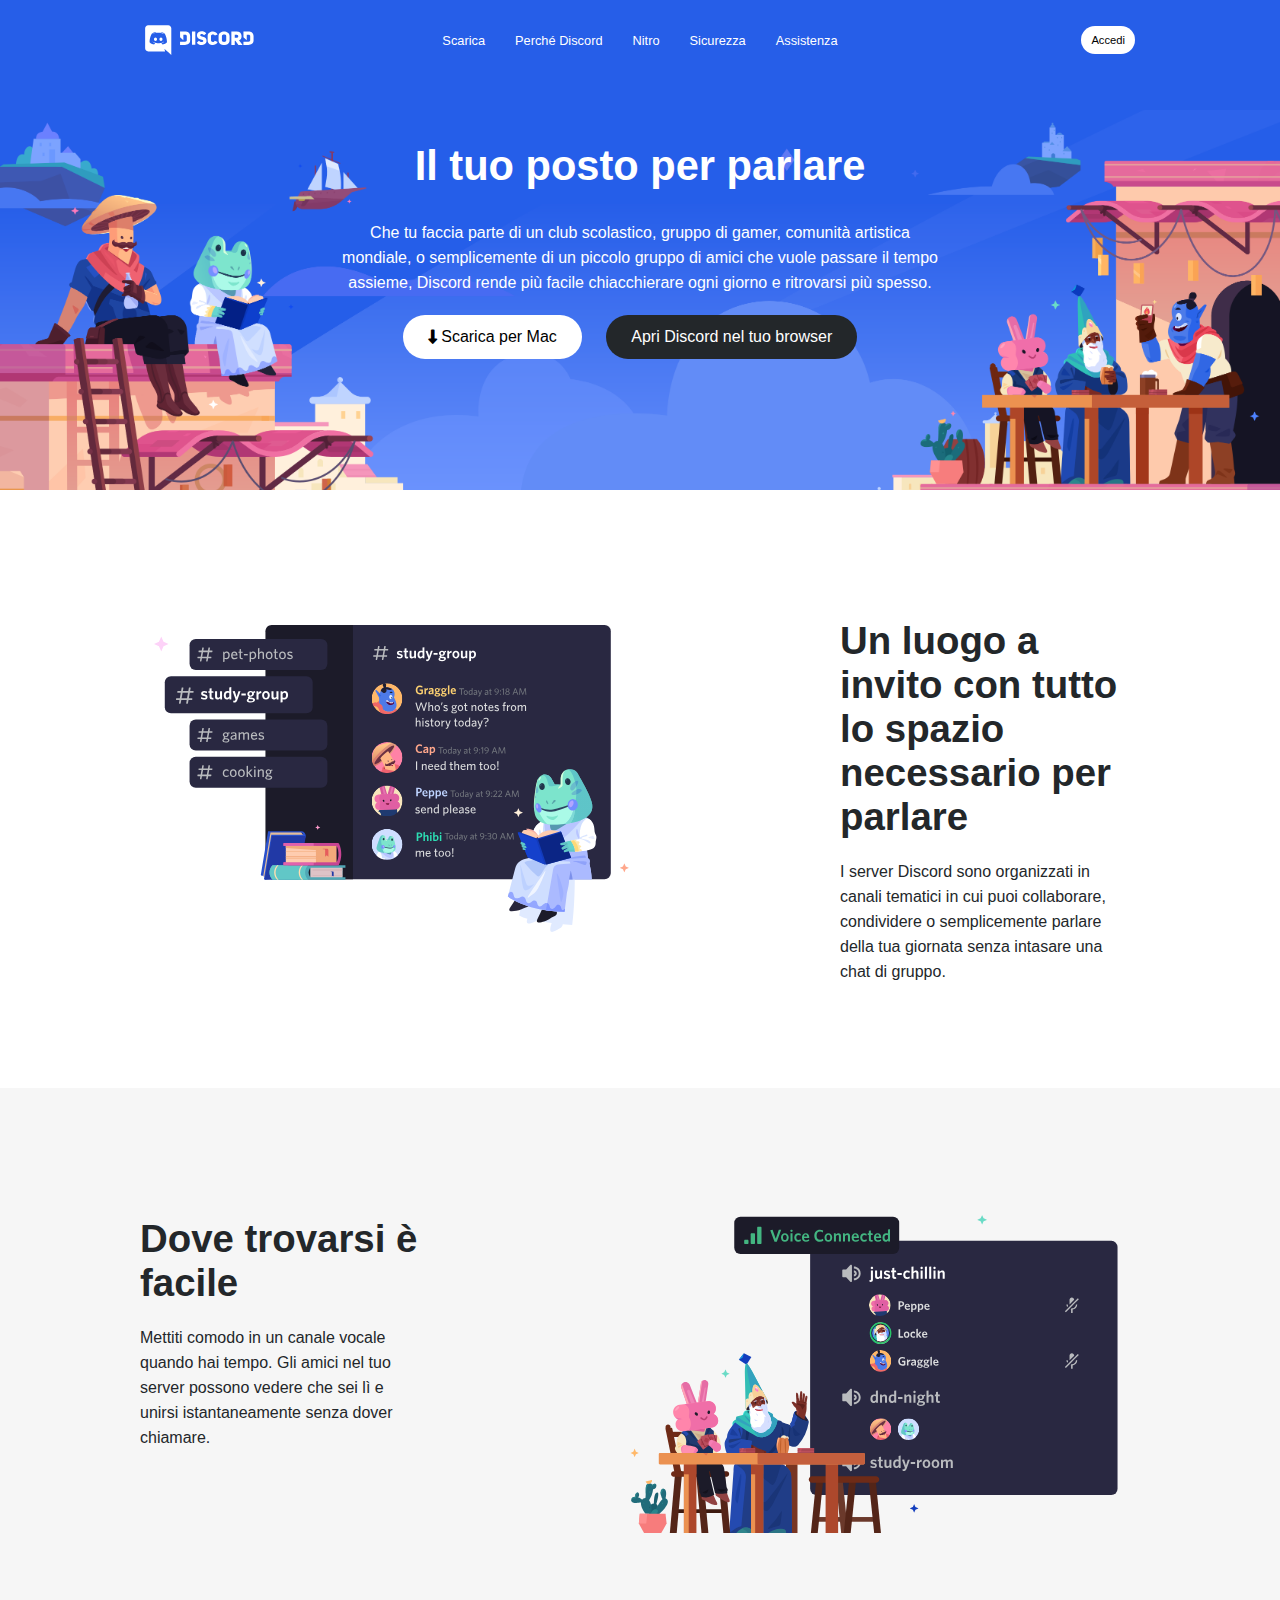
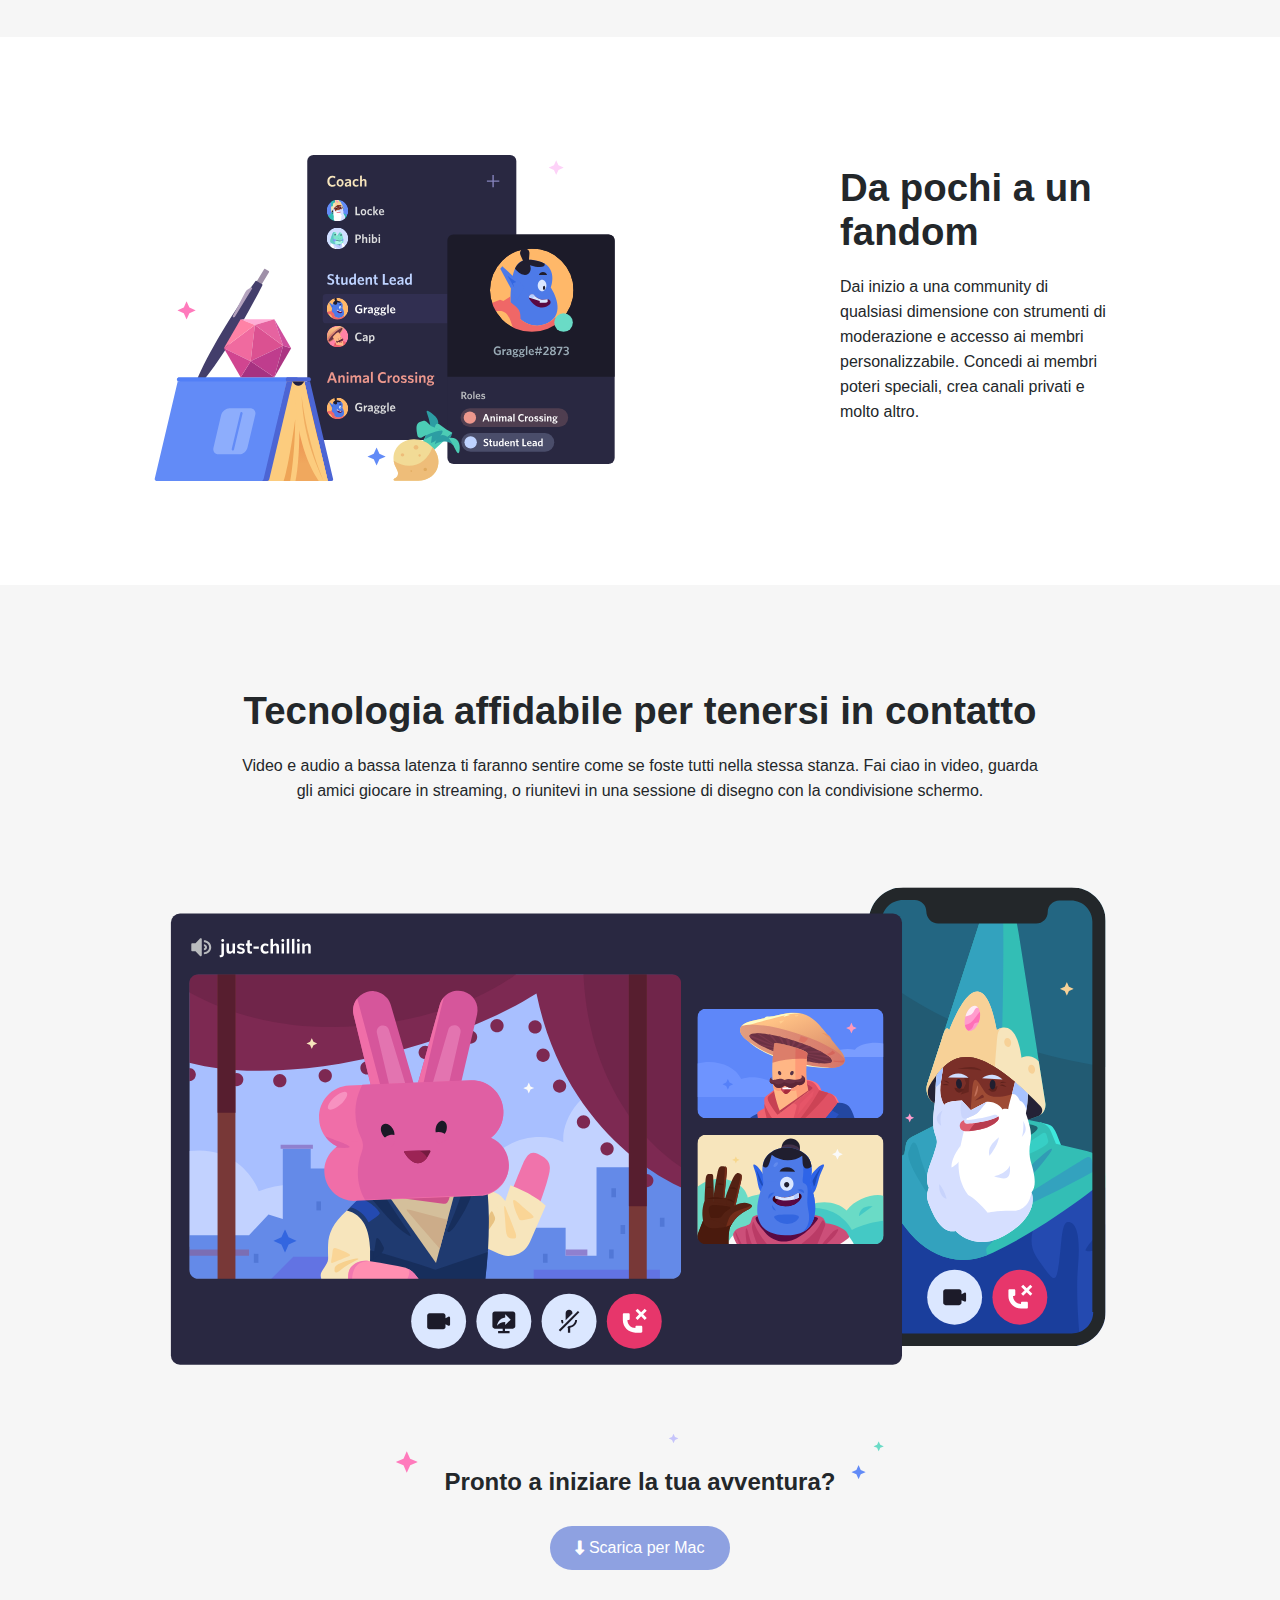
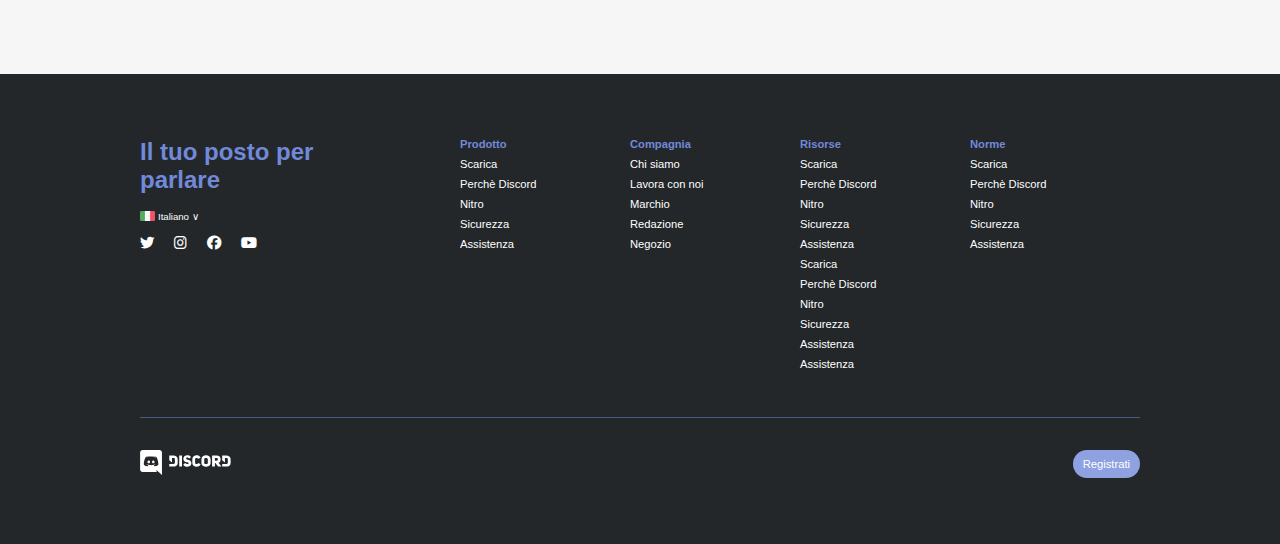
<file: index.html>
<!DOCTYPE html>
<html>
<head>
    <link rel="stylesheet" href="css/style.css">
    <link rel="stylesheet" href="https://cdnjs.cloudflare.com/ajax/libs/font-awesome/6.1.1/css/all.min.css">
    <meta charset="UTF-8">
    <title>Discord</title>
</head>
<body>
    
    <header>
        <div class="nav-bar padding-top-header"> <!--barra di navigazione-->
            <div class="col side-column">
                <img src="img/logo.svg" alt="logo-discord">
            </div>
            <div class="col center-column">
                <a href="scarica">Scarica</a>
                <a href="perche">Perché Discord</a>
                <a href="nitro">Nitro</a>
                <a href="sicurezza">Sicurezza</a>
                <a href="assistenza">Assistenza</a>
            </div>
            <div class="col side-column login">
                <a href="accedi" class="btn-small">Accedi</a>
            </div>
        </div>

        <div class="background-image"> <!--introduzione + immagine sfondo-->
            <div class="container padding-central-header">
                <div class="header-section">
                    <h1>Il tuo posto per parlare</h1>
                    <p class="introduction">Che tu faccia parte di un club scolastico, gruppo di gamer, comunità artistica mondiale, o semplicemente di un piccolo gruppo di amici che vuole passare il tempo assieme, Discord rende più facile chiacchierare ogni giorno e ritrovarsi più spesso.</p>
                    <a href="scarica" class="btn-big-white"><i class="fa-solid fa-down-long"></i> Scarica per Mac</a>
                    <a href="apri" class="btn-big-dark">Apri Discord nel tuo browser</a>
                </div>
            </div>
        </div>
    </header>

    <main>
        <div class="white"> <!--prima sezione main-->
            <div class="container central-section padding-sections">
                <div class="central-section-img">
                    <img src="img/item1.svg" alt="frog-img">
                </div>
                <div class="central-section-text">
                    <h2>Un luogo a invito con tutto lo spazio necessario per parlare</h2>
                    <p>I server Discord sono organizzati in canali tematici in cui puoi collaborare, condividere o semplicemente parlare della tua giornata senza intasare una chat di gruppo.</p>
                </div>
            </div>
        </div>

        <div class="grey"> <!--seconda sezione main-->
            <div class="container central-section padding-sections reverse">
                <div class="central-section-img-reverse">
                    <img src="img/item2.svg" alt="magician-img">
                </div>
                <div class="central-section-text">
                    <h2>Dove trovarsi è facile</h2>
                    <p>Mettiti comodo in un canale vocale quando hai tempo. Gli amici nel tuo server possono vedere che sei lì e unirsi istantaneamente senza dover chiamare.</p>
                </div>
            </div>
        </div>

        <div class="white"> <!--terza sezione main-->
            <div class="container central-section padding-sections">
                <div class="central-section-img">
                    <img src="img/item3.svg" alt="graggle-img">
                </div>
                <div class="central-section-text">
                    <h2>Da pochi a un fandom</h2>
                    <p>Dai inizio a una community di qualsiasi dimensione con strumenti di moderazione e accesso ai membri personalizzabile. Concedi ai membri poteri speciali, crea canali privati e molto altro.</p>
                </div>
            </div>
        </div>

        <div class="grey"> <!--quarta sezione main, centrale-->
            <div class="container last-section padding-sections">
                <div class="central-section-macro">
                    <h2>Tecnologia affidabile per tenersi in contatto</h2>
                    <p>Video e audio a bassa latenza ti faranno sentire come se foste tutti nella stessa stanza. Fai ciao in video, guarda gli amici giocare in streaming, o riunitevi in una sessione di disegno con la condivisione schermo.</p>
                    <img src="img/item4-big.svg" alt="display-monsters" class="main-img">
                    <div class="last-main-section">
                        <img src="img/stars.svg" alt="adventure-stars" class="stars">
                        <h3>Pronto a iniziare la tua avventura?</h3>
                        <div class="last-main-button">
                            <a href="scarica" class="btn-big-violet"><i class="fa-solid fa-down-long"></i> Scarica per Mac</a>
                        </div>
                    </div>
                </div>
            </div>
        </div>
    </main>

    <footer>
        <div class="container padding-footer"> <!--navigazione funzioni sito-->
            <div class="footer-columns">
                <div class="jumbo-col">
                    <h3>Il tuo posto per parlare</h3>
                    <div class="language">
                        <img src="img/ita.png" alt="italian-flag" class="flag">
                        <span class="ita"> Italiano &#8744;</span>
                    </div>
                    <div class="social-icons">
                        <i class="fa-brands fa-twitter"></i>
                        <i class="fa-brands fa-instagram"></i>
                        <i class="fa-brands fa-facebook"></i>
                        <i class="fa-brands fa-youtube"></i>
                    </div>
                </div>

                <div class="smaller-col">
                    <h5>Prodotto</h5>
                    <ul>
                        <li>Scarica</li>
                        <li>Perchè Discord</li>
                        <li>Nitro</li>
                        <li>Sicurezza</li>
                        <li>Assistenza</li>
                    </ul>
                </div>
                <div class="smaller-col">
                    <h5>Compagnia</h5>
                    <ul>
                        <li>Chi siamo</li>
                        <li>Lavora con noi</li>
                        <li>Marchio</li>
                        <li>Redazione</li>
                        <li>Negozio</li>
                    </ul>
                </div>
                <div class="smaller-col">
                    <h5>Risorse</h5>
                    <ul>
                        <li>Scarica</li>
                        <li>Perchè Discord</li>
                        <li>Nitro</li>
                        <li>Sicurezza</li>
                        <li>Assistenza</li>
                        <li>Scarica</li>
                        <li>Perchè Discord</li>
                        <li>Nitro</li>
                        <li>Sicurezza</li>
                        <li>Assistenza</li>
                        <li>Assistenza</li>
                    </ul>
                </div>
                <div class="smaller-col">
                    <h5>Norme</h5>
                    <ul>
                        <li>Scarica</li>
                        <li>Perchè Discord</li>
                        <li>Nitro</li>
                        <li>Sicurezza</li>
                        <li>Assistenza</li>
                    </ul>
                </div>
            </div>
        </div>

        <div class="container padding-footer-trademark"> <!--marchio e registrazione-->
            <div class="credits">
                <div class="last-buttons">
                    <div>
                        <img src="img/logo.svg" alt="logo-discord" class="last-logo">
                    </div>
                    <div>
                        <a href="registrazione" class="btn-small-violet">Registrati</a>
                    </div>
                </div>
            </div>
        </div>
    </footer>
    
</body>
</html>
</file>
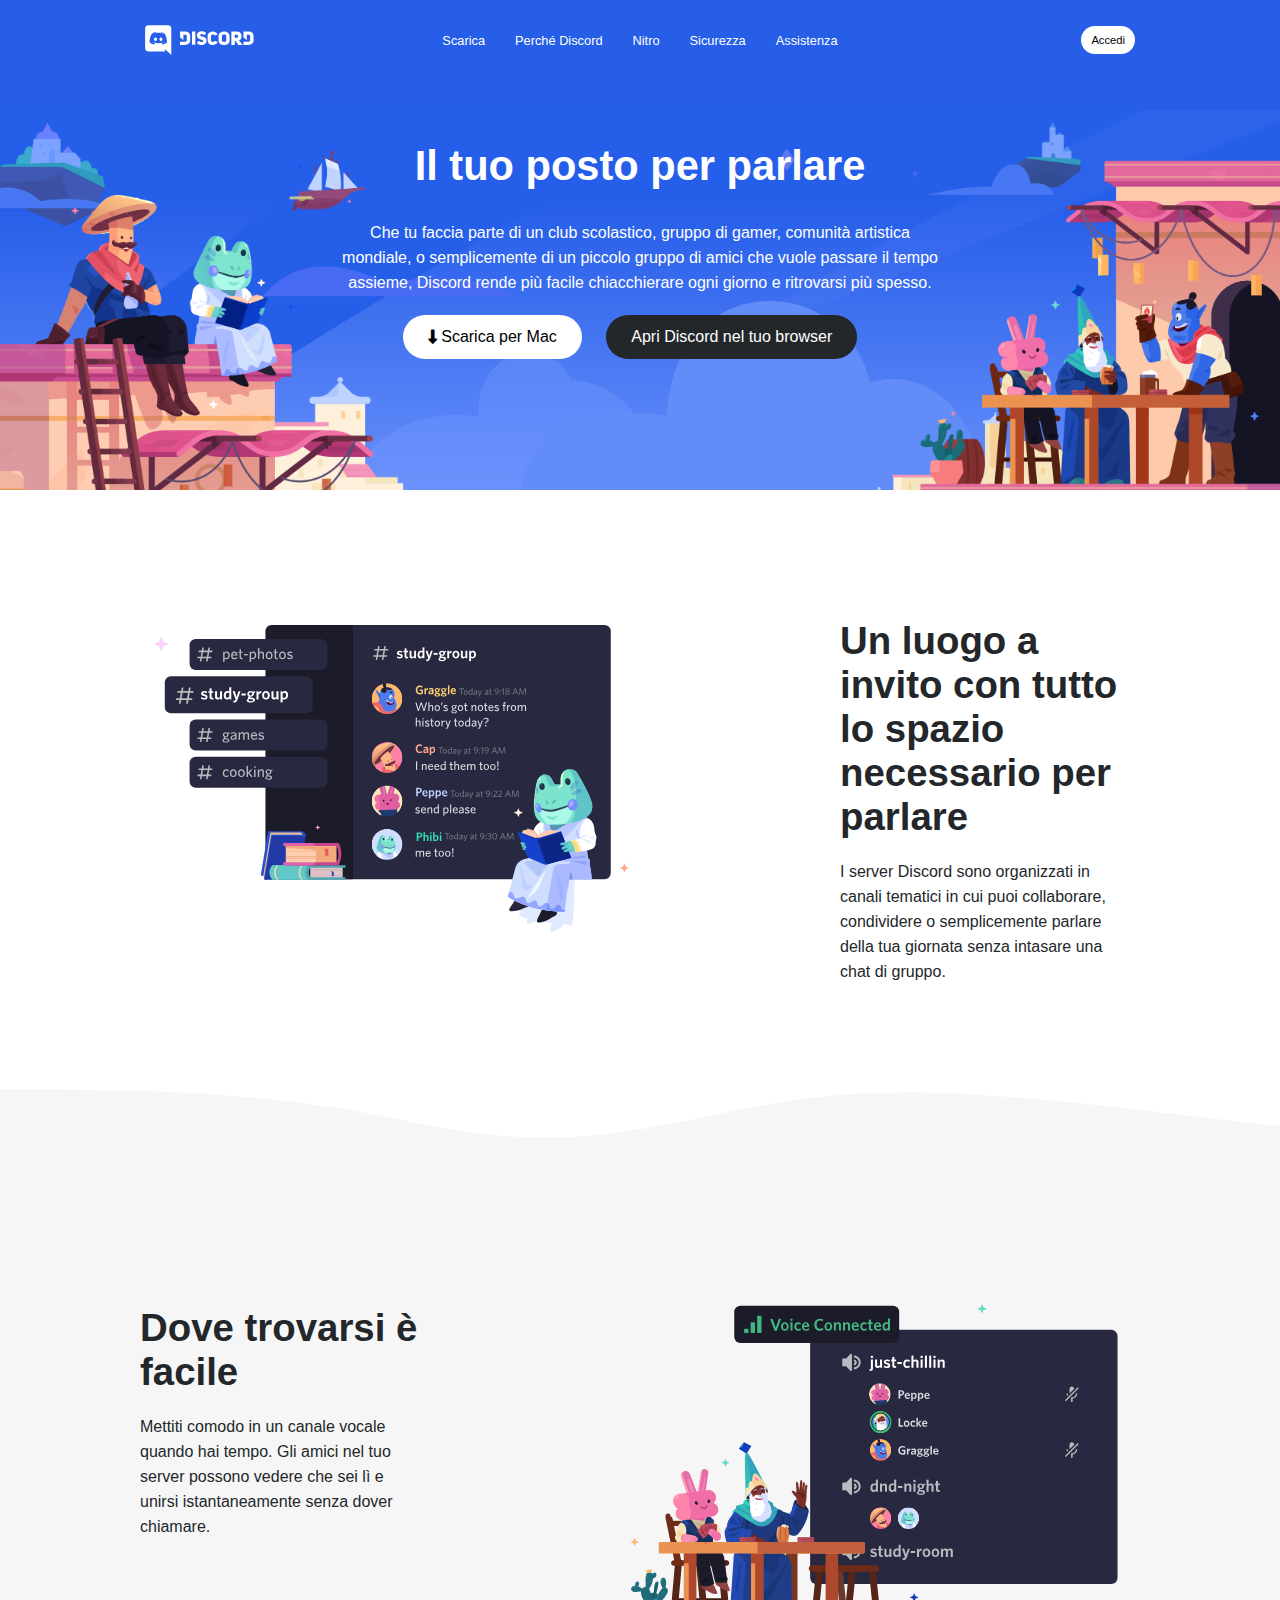
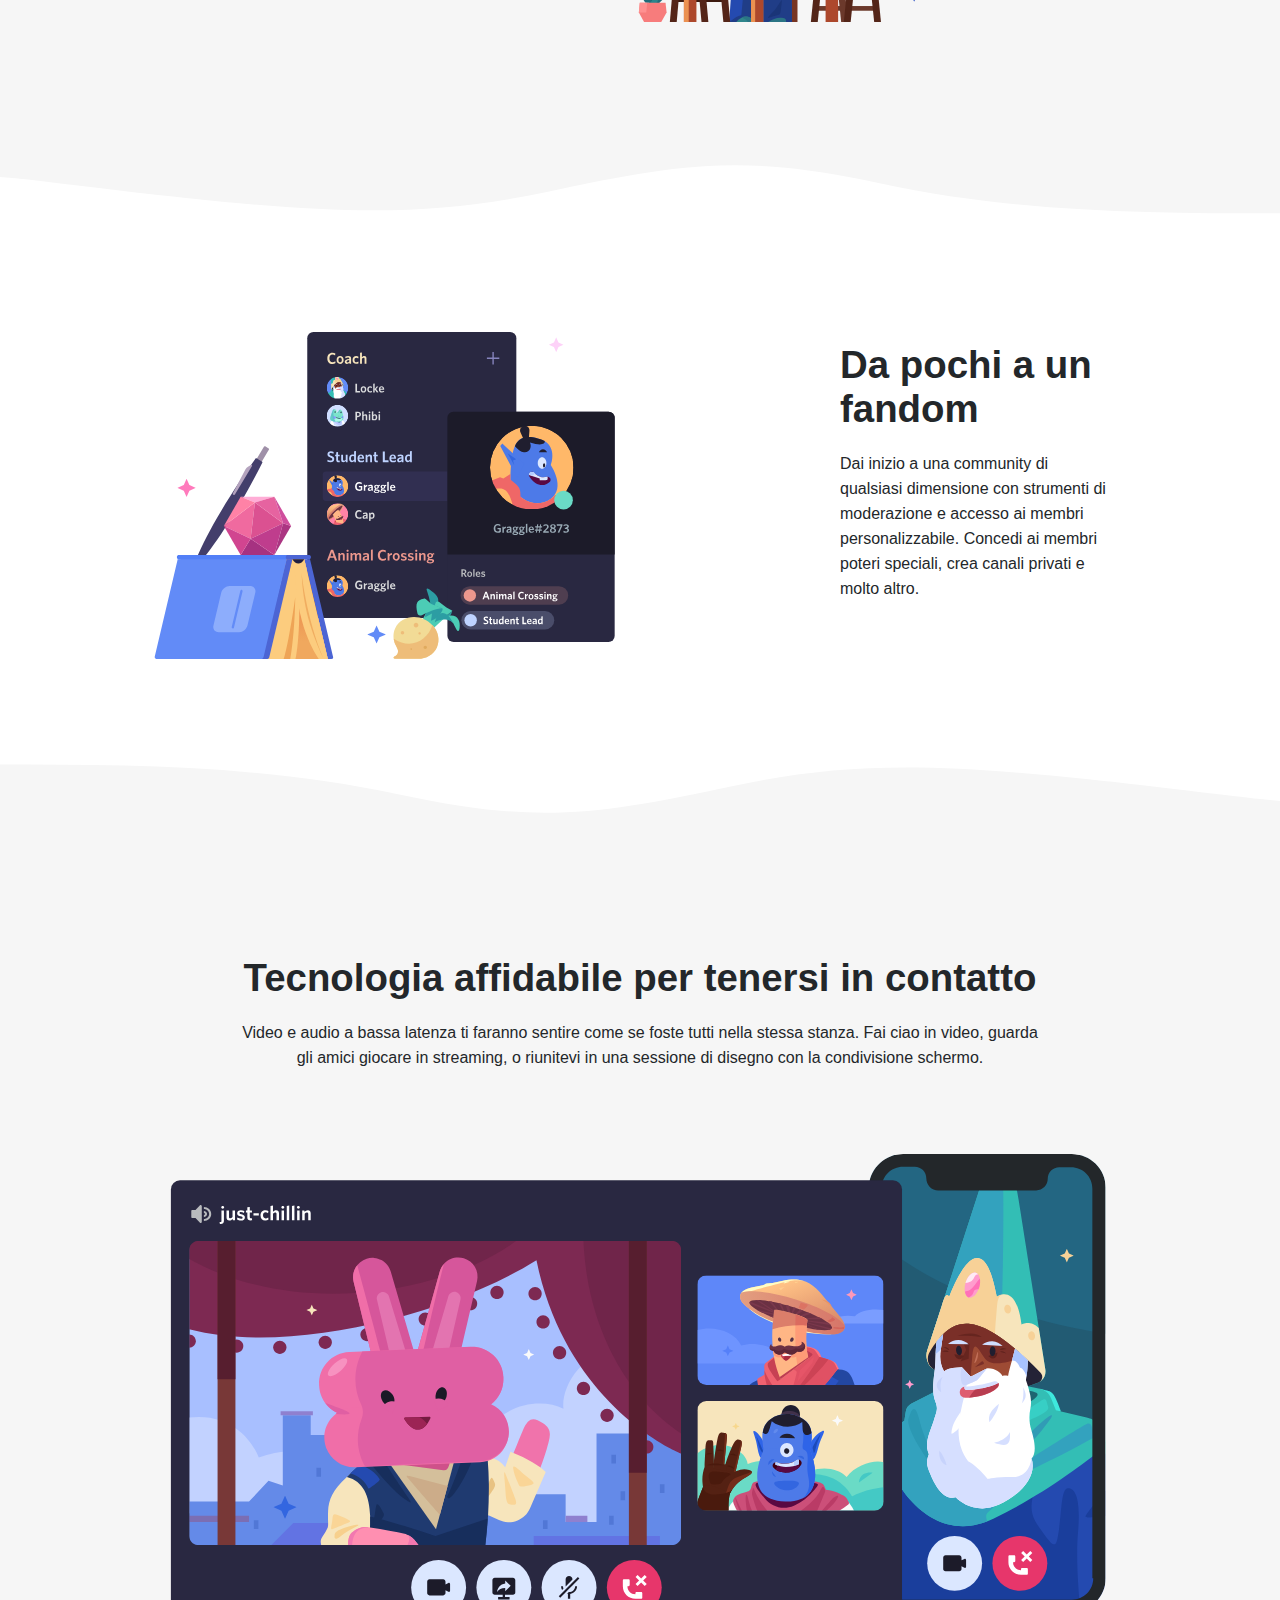
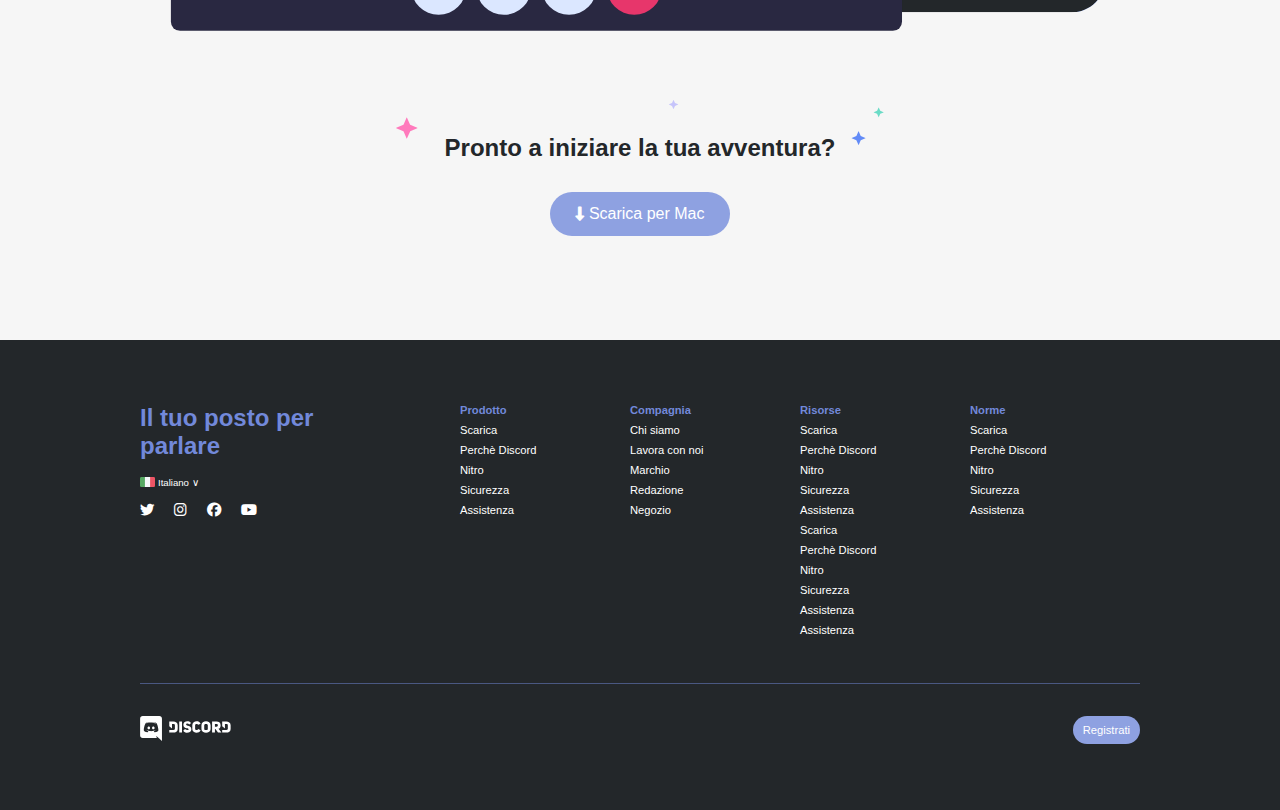
<file: bonus.html>
<!DOCTYPE html>
<html>
<head>
    <link rel="stylesheet" href="css/style.css">
    <link rel="stylesheet" href="css/bonus.css">
    <link rel="stylesheet" href="https://cdnjs.cloudflare.com/ajax/libs/font-awesome/6.1.1/css/all.min.css">
    <meta charset="UTF-8">
    <title>Discord</title>
</head>
<body>
    
    <header>
        <div class="nav-bar padding-top-header"> <!--barra di navigazione-->
            <div class="col side-column">
                <img src="img/logo.svg" alt="logo-discord">
            </div>
            <div class="col center-column">
                <a href="scarica">Scarica</a>
                <a href="perche">Perché Discord</a>
                <a href="nitro">Nitro</a>
                <a href="sicurezza">Sicurezza</a>
                <a href="assistenza">Assistenza</a>
            </div>
            <div class="col side-column login">
                <a href="accedi" class="btn-small">Accedi</a>
            </div>
        </div>

        <div class="background-image"> <!--introduzione + immagine sfondo-->
            <div class="container padding-central-header">
                <div class="header-section">
                    <h1>Il tuo posto per parlare</h1>
                    <p class="introduction">Che tu faccia parte di un club scolastico, gruppo di gamer, comunità artistica mondiale, o semplicemente di un piccolo gruppo di amici che vuole passare il tempo assieme, Discord rende più facile chiacchierare ogni giorno e ritrovarsi più spesso.</p>
                    <a href="scarica" class="btn-big-white"><i class="fa-solid fa-down-long"></i> Scarica per Mac</a>
                    <a href="apri" class="btn-big-dark">Apri Discord nel tuo browser</a>
                </div>
            </div>
        </div>
    </header>

    <main>
        <div class="white"> <!--prima sezione main-->
            <div class="container central-section padding-sections">
                <div class="central-section-img">
                    <img src="img/item1.svg" alt="frog-img">
                </div>
                <div class="central-section-text">
                    <h2>Un luogo a invito con tutto lo spazio necessario per parlare</h2>
                    <p>I server Discord sono organizzati in canali tematici in cui puoi collaborare, condividere o semplicemente parlare della tua giornata senza intasare una chat di gruppo.</p>
                </div>
            </div>
        </div>

        <svg version="1.1" xmlns="http://www.w3.org/2000/svg" viewBox="0 0 1440 100" preserveAspectRatio="none"><path class="wavePath-haxJK1 animationPaused-2hZ4IO" d="M826.337463,25.5396311 C670.970254,58.655965 603.696181,68.7870267 447.802481,35.1443383 C293.342778,1.81111414 137.33377,1.81111414 0,1.81111414 L0,150 L1920,150 L1920,1.81111414 C1739.53523,-16.6853983 1679.86404,73.1607868 1389.7826,37.4859505 C1099.70117,1.81111414 981.704672,-7.57670281 826.337463,25.5396311 Z" fill="#F6F6F6"></path></svg>

        <div class="grey"> <!--seconda sezione main-->
            <div class="container central-section padding-sections reverse">
                <div class="central-section-img-reverse">
                    <img src="img/item2.svg" alt="magician-img">
                </div>
                <div class="central-section-text">
                    <h2>Dove trovarsi è facile</h2>
                    <p>Mettiti comodo in un canale vocale quando hai tempo. Gli amici nel tuo server possono vedere che sei lì e unirsi istantaneamente senza dover chiamare.</p>
                </div>
            </div>
        </div>

        <svg class="wave-reverse" version="1.1" xmlns="http://www.w3.org/2000/svg" viewBox="0 0 1440 100" preserveAspectRatio="none"><path class="wavePath-haxJK1 animationPaused-2hZ4IO" d="M826.337463,25.5396311 C670.970254,58.655965 603.696181,68.7870267 447.802481,35.1443383 C293.342778,1.81111414 137.33377,1.81111414 0,1.81111414 L0,150 L1920,150 L1920,1.81111414 C1739.53523,-16.6853983 1679.86404,73.1607868 1389.7826,37.4859505 C1099.70117,1.81111414 981.704672,-7.57670281 826.337463,25.5396311 Z" fill="#F6F6F6"></path></svg>

        <div class="white"> <!--terza sezione main-->
            <div class="container central-section padding-sections">
                <div class="central-section-img">
                    <img src="img/item3.svg" alt="graggle-img">
                </div>
                <div class="central-section-text">
                    <h2>Da pochi a un fandom</h2>
                    <p>Dai inizio a una community di qualsiasi dimensione con strumenti di moderazione e accesso ai membri personalizzabile. Concedi ai membri poteri speciali, crea canali privati e molto altro.</p>
                </div>
            </div>
        </div>

        <svg version="1.1" xmlns="http://www.w3.org/2000/svg" viewBox="0 0 1440 100" preserveAspectRatio="none"><path class="wavePath-haxJK1 animationPaused-2hZ4IO" d="M826.337463,25.5396311 C670.970254,58.655965 603.696181,68.7870267 447.802481,35.1443383 C293.342778,1.81111414 137.33377,1.81111414 0,1.81111414 L0,150 L1920,150 L1920,1.81111414 C1739.53523,-16.6853983 1679.86404,73.1607868 1389.7826,37.4859505 C1099.70117,1.81111414 981.704672,-7.57670281 826.337463,25.5396311 Z" fill="#F6F6F6"></path></svg>

        <div class="grey"> <!--quarta sezione main, centrale-->
            <div class="container last-section padding-sections">
                <div class="central-section-macro">
                    <h2>Tecnologia affidabile per tenersi in contatto</h2>
                    <p>Video e audio a bassa latenza ti faranno sentire come se foste tutti nella stessa stanza. Fai ciao in video, guarda gli amici giocare in streaming, o riunitevi in una sessione di disegno con la condivisione schermo.</p>
                    <img src="img/item4-big.svg" alt="display-monsters" class="main-img">
                    <div class="last-main-section">
                        <img src="img/stars.svg" alt="adventure-stars" class="stars">
                        <h3>Pronto a iniziare la tua avventura?</h3>
                        <div class="last-main-button">
                            <a href="scarica" class="btn-big-violet"><i class="fa-solid fa-down-long"></i> Scarica per Mac</a>
                        </div>
                    </div>
                </div>
            </div>
        </div>
    </main>

    <footer>
        <div class="container padding-footer"> <!--navigazione funzioni sito-->
            <div class="footer-columns">
                <div class="jumbo-col">
                    <h3>Il tuo posto per parlare</h3>
                    <div class="language">
                        <img src="img/ita.png" alt="italian-flag" class="flag">
                        <span class="ita"> Italiano &#8744;</span>
                    </div>
                    <div class="social-icons">
                        <i class="fa-brands fa-twitter"></i>
                        <i class="fa-brands fa-instagram"></i>
                        <i class="fa-brands fa-facebook"></i>
                        <i class="fa-brands fa-youtube"></i>
                    </div>
                </div>

                <div class="smaller-col">
                    <h5>Prodotto</h5>
                    <ul>
                        <li>Scarica</li>
                        <li>Perchè Discord</li>
                        <li>Nitro</li>
                        <li>Sicurezza</li>
                        <li>Assistenza</li>
                    </ul>
                </div>
                <div class="smaller-col">
                    <h5>Compagnia</h5>
                    <ul>
                        <li>Chi siamo</li>
                        <li>Lavora con noi</li>
                        <li>Marchio</li>
                        <li>Redazione</li>
                        <li>Negozio</li>
                    </ul>
                </div>
                <div class="smaller-col">
                    <h5>Risorse</h5>
                    <ul>
                        <li>Scarica</li>
                        <li>Perchè Discord</li>
                        <li>Nitro</li>
                        <li>Sicurezza</li>
                        <li>Assistenza</li>
                        <li>Scarica</li>
                        <li>Perchè Discord</li>
                        <li>Nitro</li>
                        <li>Sicurezza</li>
                        <li>Assistenza</li>
                        <li>Assistenza</li>
                    </ul>
                </div>
                <div class="smaller-col">
                    <h5>Norme</h5>
                    <ul>
                        <li>Scarica</li>
                        <li>Perchè Discord</li>
                        <li>Nitro</li>
                        <li>Sicurezza</li>
                        <li>Assistenza</li>
                    </ul>
                </div>
            </div>
        </div>

        <div class="container padding-footer-trademark"> <!--marchio e registrazione-->
            <div class="credits">
                <div class="last-buttons">
                    <div>
                        <img src="img/logo.svg" alt="logo-discord" class="last-logo">
                    </div>
                    <div>
                        <a href="registrazione" class="btn-small-violet">Registrati</a>
                    </div>
                </div>
            </div>
        </div>
    </footer>
    
</body>
</html>
</file>
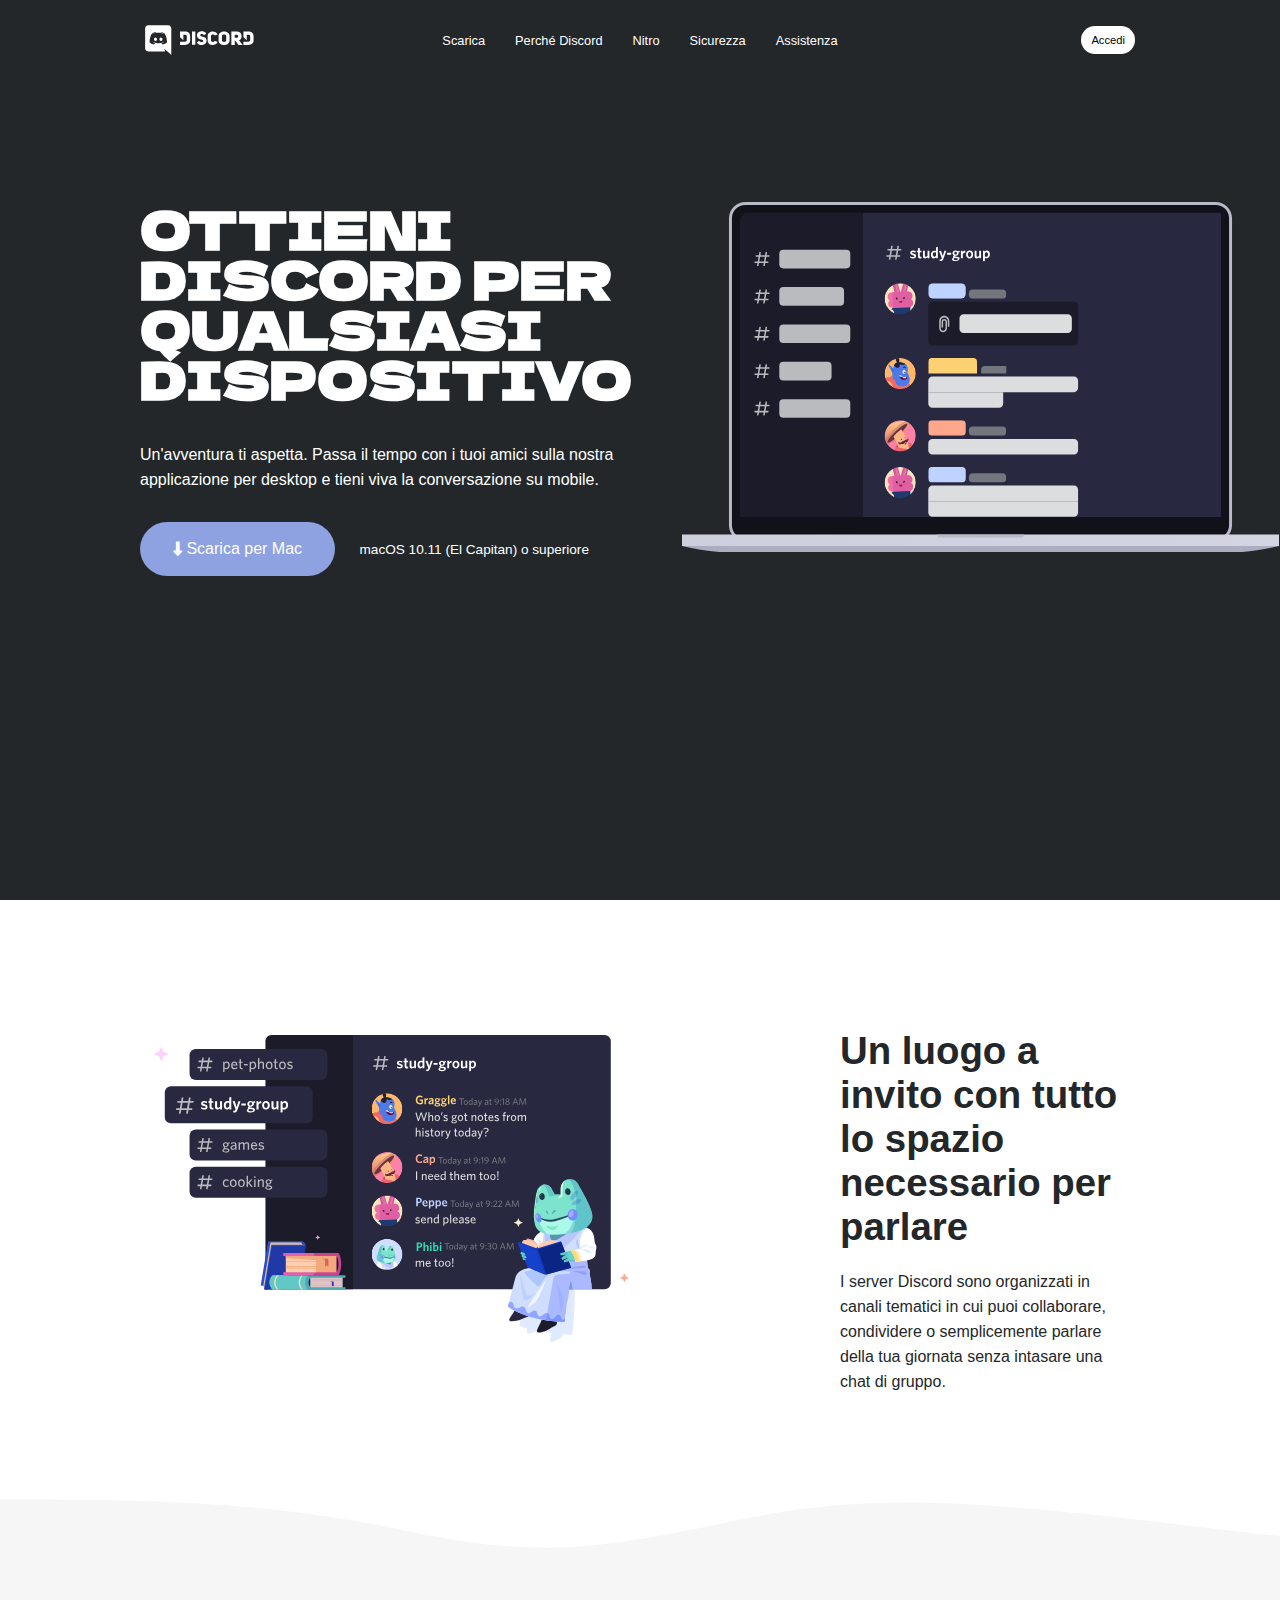
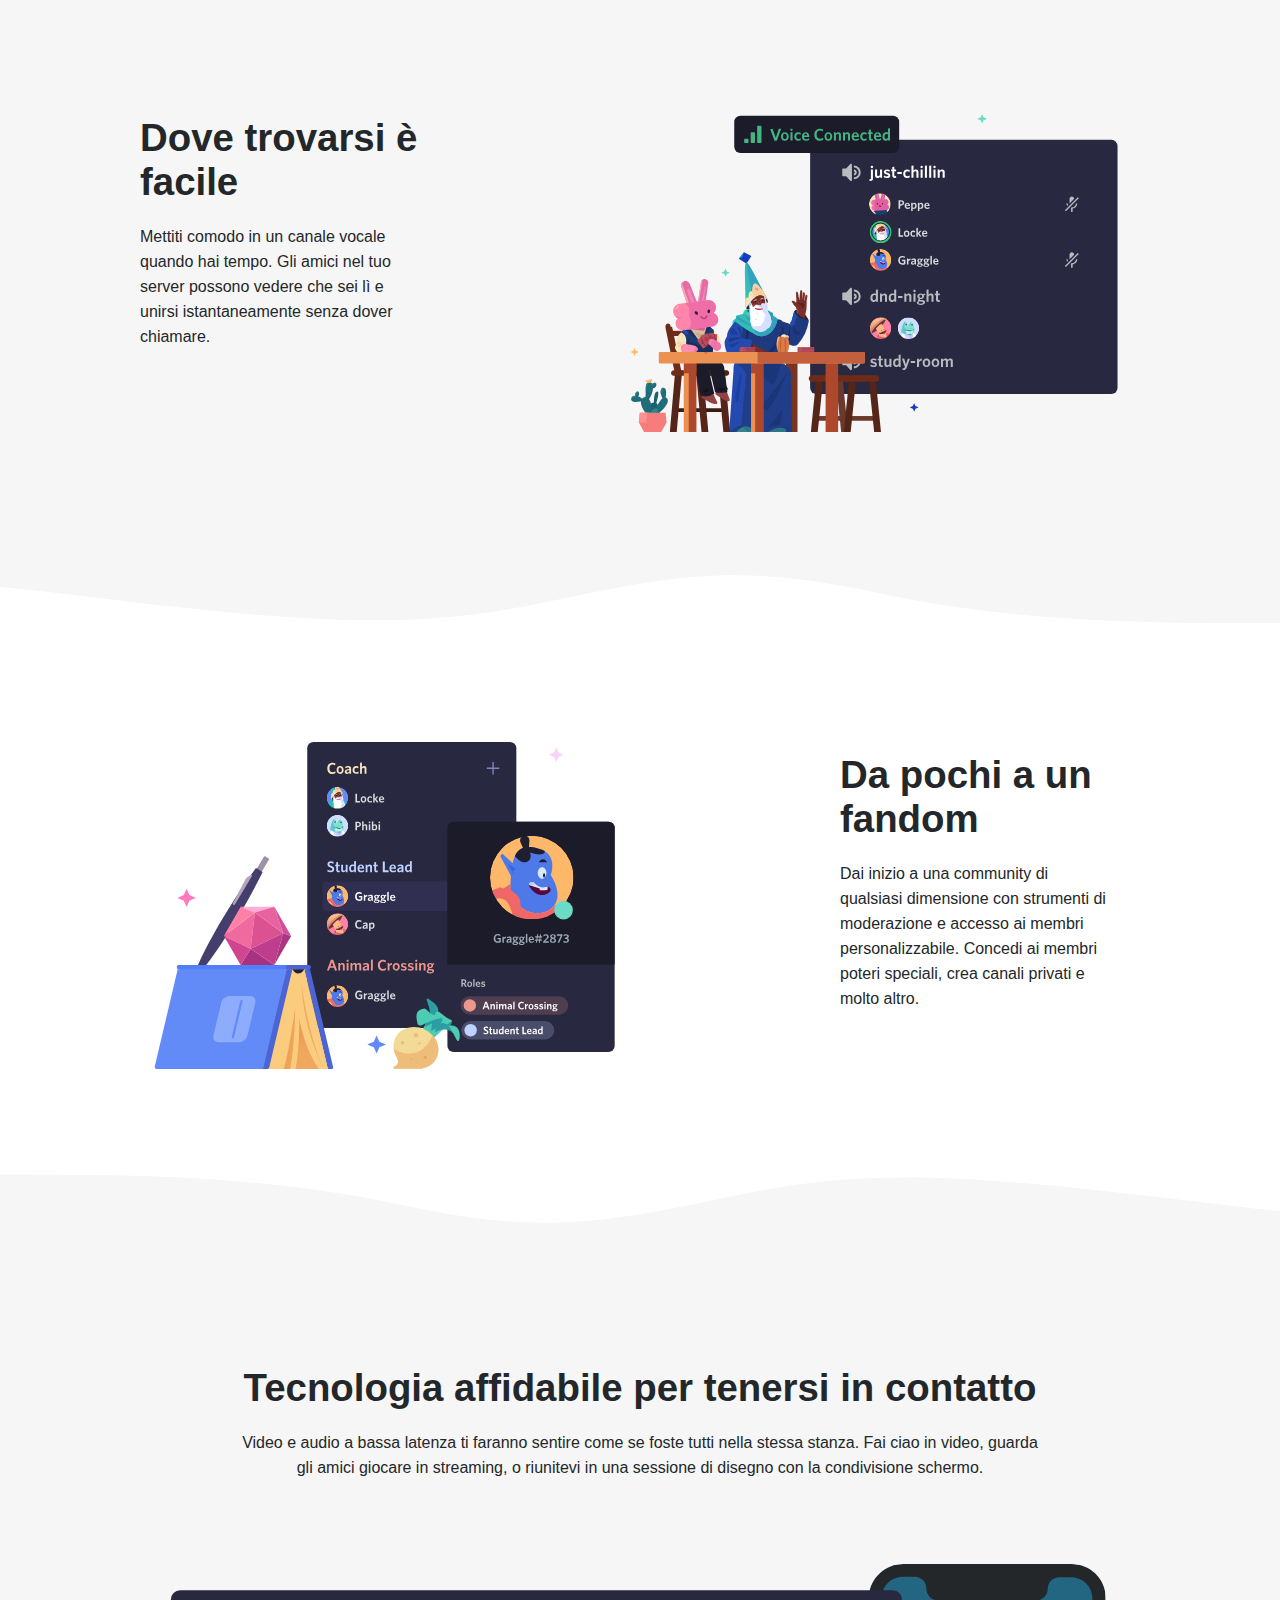
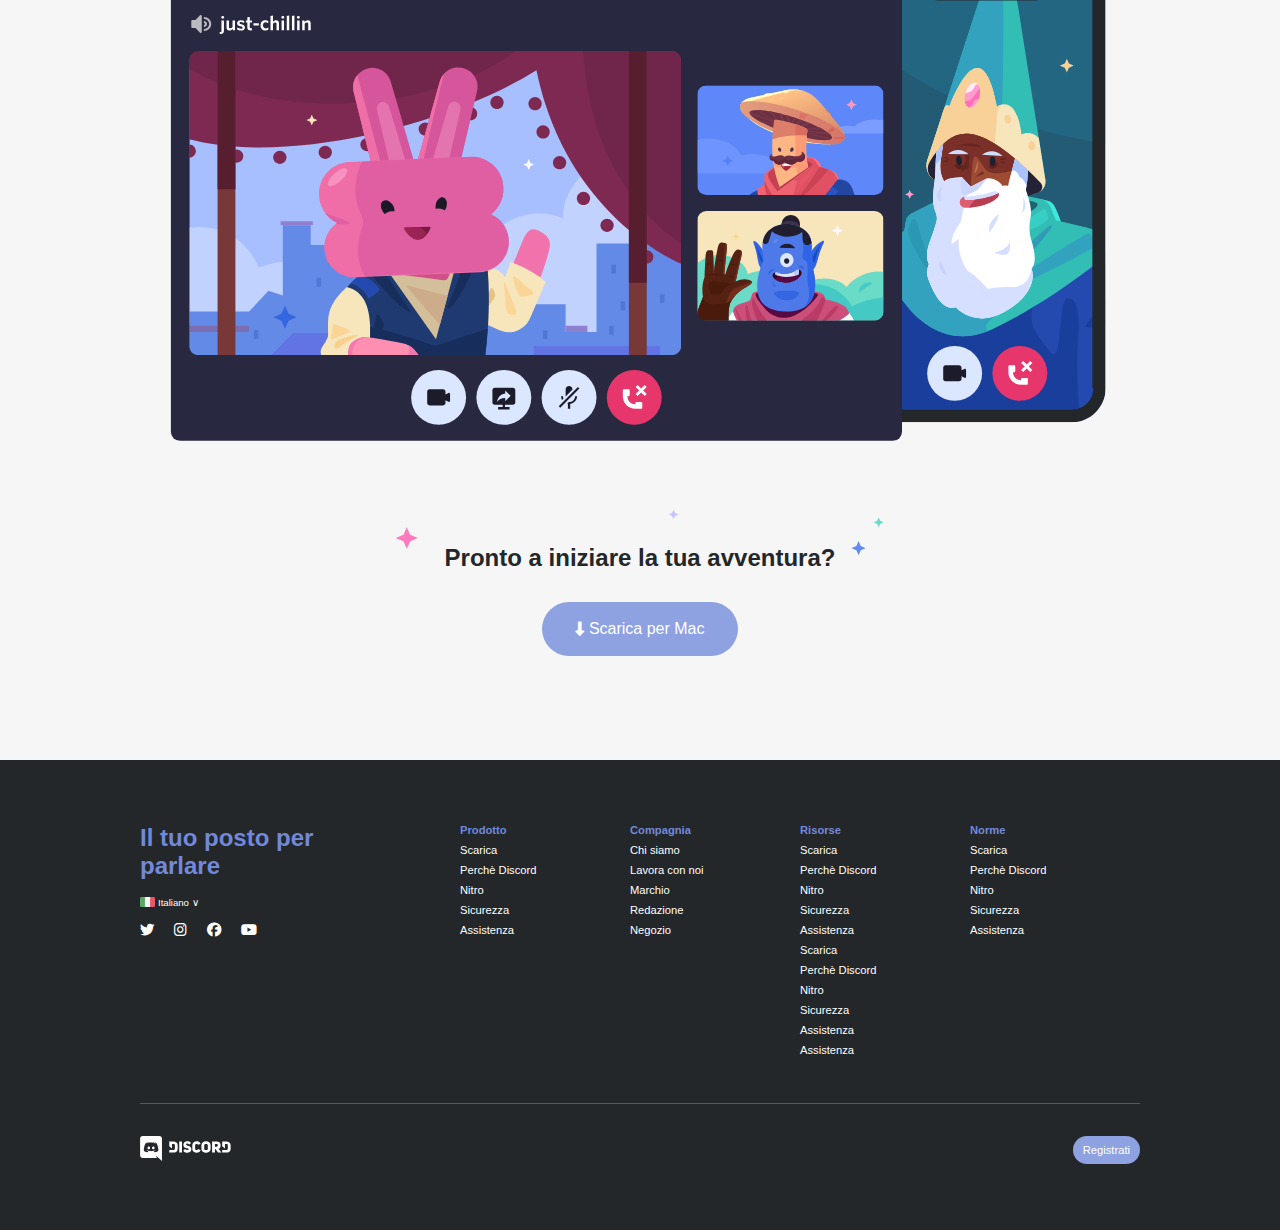
<file: download-page.html>
<!DOCTYPE html>
<html>
<head>
    <link rel="stylesheet" href="css/bonus.css">
    <link rel="stylesheet" href="css/download-style.css">
    <link rel="stylesheet" href="https://cdnjs.cloudflare.com/ajax/libs/font-awesome/6.1.1/css/all.min.css">
    <link rel="preconnect" href="https://fonts.googleapis.com">
    <link rel="preconnect" href="https://fonts.gstatic.com" crossorigin>
    <link href="https://fonts.googleapis.com/css2?family=Dela+Gothic+One&family=Krona+One&display=swap" rel="stylesheet">
    <meta charset="UTF-8">
    <title>Scarica Discord per parlare, chattare e stare insieme.</title>
</head>
<body>
    
    <header>
        <div class="nav-bar padding-top-header"> <!--barra di navigazione-->
            <div class="col side-column">
                <img src="img/logo.svg" alt="logo-discord">
            </div>
            <div class="col center-column">
                <a href="scarica">Scarica</a>
                <a href="perche">Perché Discord</a>
                <a href="nitro">Nitro</a>
                <a href="sicurezza">Sicurezza</a>
                <a href="assistenza">Assistenza</a>
            </div>
            <div class="col side-column login">
                <a href="accedi" class="btn-small">Accedi</a>
            </div>
        </div>

        <div class="front-header"> <!--introduzione + immagine sfondo-->
            <div class="container padding-central-header">
                <div class="header-section">
                    <div class="left-header">
                        <h1>OTTIENI DISCORD PER QUALSIASI DISPOSITIVO</h1>
                        <p class="introduction">Un'avventura ti aspetta. Passa il tempo con i tuoi amici sulla nostra applicazione per desktop e tieni viva la conversazione su mobile.</p>
                        <a href="scarica" class="btn-big-violet"><i class="fa-solid fa-down-long"></i> Scarica per Mac</a>
                        <span class="mac-os"> macOS 10.11 (El Capitan) o superiore</span>
                    </div>

                    <div class="right-header">
                        <img src="img-download/header.svg" alt="header-img">
                    </div>
                </div>
            </div>
        </div>
    </header>

    <main>
        <div class="white"> <!--prima sezione main-->
            <div class="container central-section padding-sections">
                <div class="central-section-img">
                    <img src="img/item1.svg" alt="frog-img">
                </div>
                <div class="central-section-text">
                    <h2>Un luogo a invito con tutto lo spazio necessario per parlare</h2>
                    <p>I server Discord sono organizzati in canali tematici in cui puoi collaborare, condividere o semplicemente parlare della tua giornata senza intasare una chat di gruppo.</p>
                </div>
            </div>
        </div>

        <svg version="1.1" xmlns="http://www.w3.org/2000/svg" viewBox="0 0 1440 100" preserveAspectRatio="none"><path class="wavePath-haxJK1 animationPaused-2hZ4IO" d="M826.337463,25.5396311 C670.970254,58.655965 603.696181,68.7870267 447.802481,35.1443383 C293.342778,1.81111414 137.33377,1.81111414 0,1.81111414 L0,150 L1920,150 L1920,1.81111414 C1739.53523,-16.6853983 1679.86404,73.1607868 1389.7826,37.4859505 C1099.70117,1.81111414 981.704672,-7.57670281 826.337463,25.5396311 Z" fill="#F6F6F6"></path></svg>

        <div class="grey"> <!--seconda sezione main-->
            <div class="container central-section padding-sections reverse">
                <div class="central-section-img-reverse">
                    <img src="img/item2.svg" alt="magician-img">
                </div>
                <div class="central-section-text">
                    <h2>Dove trovarsi è facile</h2>
                    <p>Mettiti comodo in un canale vocale quando hai tempo. Gli amici nel tuo server possono vedere che sei lì e unirsi istantaneamente senza dover chiamare.</p>
                </div>
            </div>
        </div>

        <svg class="wave-reverse" version="1.1" xmlns="http://www.w3.org/2000/svg" viewBox="0 0 1440 100" preserveAspectRatio="none"><path class="wavePath-haxJK1 animationPaused-2hZ4IO" d="M826.337463,25.5396311 C670.970254,58.655965 603.696181,68.7870267 447.802481,35.1443383 C293.342778,1.81111414 137.33377,1.81111414 0,1.81111414 L0,150 L1920,150 L1920,1.81111414 C1739.53523,-16.6853983 1679.86404,73.1607868 1389.7826,37.4859505 C1099.70117,1.81111414 981.704672,-7.57670281 826.337463,25.5396311 Z" fill="#F6F6F6"></path></svg>

        <div class="white"> <!--terza sezione main-->
            <div class="container central-section padding-sections">
                <div class="central-section-img">
                    <img src="img/item3.svg" alt="graggle-img">
                </div>
                <div class="central-section-text">
                    <h2>Da pochi a un fandom</h2>
                    <p>Dai inizio a una community di qualsiasi dimensione con strumenti di moderazione e accesso ai membri personalizzabile. Concedi ai membri poteri speciali, crea canali privati e molto altro.</p>
                </div>
            </div>
        </div>

        <svg version="1.1" xmlns="http://www.w3.org/2000/svg" viewBox="0 0 1440 100" preserveAspectRatio="none"><path class="wavePath-haxJK1 animationPaused-2hZ4IO" d="M826.337463,25.5396311 C670.970254,58.655965 603.696181,68.7870267 447.802481,35.1443383 C293.342778,1.81111414 137.33377,1.81111414 0,1.81111414 L0,150 L1920,150 L1920,1.81111414 C1739.53523,-16.6853983 1679.86404,73.1607868 1389.7826,37.4859505 C1099.70117,1.81111414 981.704672,-7.57670281 826.337463,25.5396311 Z" fill="#F6F6F6"></path></svg>

        <div class="grey"> <!--quarta sezione main, centrale-->
            <div class="container last-section padding-sections">
                <div class="central-section-macro">
                    <h2>Tecnologia affidabile per tenersi in contatto</h2>
                    <p>Video e audio a bassa latenza ti faranno sentire come se foste tutti nella stessa stanza. Fai ciao in video, guarda gli amici giocare in streaming, o riunitevi in una sessione di disegno con la condivisione schermo.</p>
                    <img src="img/item4-big.svg" alt="display-monsters" class="main-img">
                    <div class="last-main-section">
                        <img src="img/stars.svg" alt="adventure-stars" class="stars">
                        <h3>Pronto a iniziare la tua avventura?</h3>
                        <div class="last-main-button">
                            <a href="scarica" class="btn-big-violet"><i class="fa-solid fa-down-long"></i> Scarica per Mac</a>
                        </div>
                    </div>
                </div>
            </div>
        </div>
    </main>

    <footer>
        <div class="container padding-footer"> <!--navigazione funzioni sito-->
            <div class="footer-columns">
                <div class="jumbo-col">
                    <h3>Il tuo posto per parlare</h3>
                    <div class="language">
                        <img src="img/ita.png" alt="italian-flag" class="flag">
                        <span class="ita"> Italiano &#8744;</span>
                    </div>
                    <div class="social-icons">
                        <i class="fa-brands fa-twitter"></i>
                        <i class="fa-brands fa-instagram"></i>
                        <i class="fa-brands fa-facebook"></i>
                        <i class="fa-brands fa-youtube"></i>
                    </div>
                </div>

                <div class="smaller-col">
                    <h5>Prodotto</h5>
                    <ul>
                        <li>Scarica</li>
                        <li>Perchè Discord</li>
                        <li>Nitro</li>
                        <li>Sicurezza</li>
                        <li>Assistenza</li>
                    </ul>
                </div>
                <div class="smaller-col">
                    <h5>Compagnia</h5>
                    <ul>
                        <li>Chi siamo</li>
                        <li>Lavora con noi</li>
                        <li>Marchio</li>
                        <li>Redazione</li>
                        <li>Negozio</li>
                    </ul>
                </div>
                <div class="smaller-col">
                    <h5>Risorse</h5>
                    <ul>
                        <li>Scarica</li>
                        <li>Perchè Discord</li>
                        <li>Nitro</li>
                        <li>Sicurezza</li>
                        <li>Assistenza</li>
                        <li>Scarica</li>
                        <li>Perchè Discord</li>
                        <li>Nitro</li>
                        <li>Sicurezza</li>
                        <li>Assistenza</li>
                        <li>Assistenza</li>
                    </ul>
                </div>
                <div class="smaller-col">
                    <h5>Norme</h5>
                    <ul>
                        <li>Scarica</li>
                        <li>Perchè Discord</li>
                        <li>Nitro</li>
                        <li>Sicurezza</li>
                        <li>Assistenza</li>
                    </ul>
                </div>
            </div>
        </div>

        <div class="container padding-footer-trademark"> <!--marchio e registrazione-->
            <div class="credits">
                <div class="last-buttons">
                    <div>
                        <img src="img/logo.svg" alt="logo-discord" class="last-logo">
                    </div>
                    <div>
                        <a href="registrazione" class="btn-small-violet">Registrati</a>
                    </div>
                </div>
            </div>
        </div>
    </footer>
    
</body>
</html>
</file>
<file: css/style.css>
* {
    padding: 0;
    margin: 0;
    box-sizing: border-box;
}

/* root elements */
body {
    font-family: Arial, Helvetica, sans-serif;
    font-size: 16px;
    color: #fff;
}

header {
    background-color: #265EE8;
    height: 100%;
}

a {
    font-size: 0.8rem;
    color: #fff;
    text-decoration: none;
    padding: 0 15px 0 15px;
    display: inline-block;
}

footer {
    background-color: #23272A;
    height: 100%;
}

h1 {
    font-size: 2.6rem;
}

h2 {
    font-size: 2.4rem;
    color: #23272A;
}

h3 {
    font-size: 1.5rem;
}

h5 {
    color: #7289da;
    font-size: 0.7rem;
}
/* root elements */

/*buttons*/
.btn-small {
    font-size: 0.7rem;
    background-color: #fff;
    border-width: 0;
    padding: 8px 10px;
    border-radius: 25px;
    color: #000;
}

.btn-big-white {
    font-size: 1rem;
    background-color: #fff;
    border-width: 0;
    padding: 13px 25px;
    margin-right: 20px;
    border-radius: 25px;
    color: #000;
}

.btn-big-dark {
    font-size: 1rem;
    background-color: #23272A;
    border-width: 0;
    padding: 13px 25px;
    margin-right: 20px;
    border-radius: 25px;
    color: #fff;
}

.btn-big-violet {
    font-size: 1rem;
    background-color: #8ea1e1;
    border-width: 0;
    margin-top: 30px;
    margin-left: auto;
    padding: 13px 25px;
    border-radius: 25px;
    color: #fff;
}

.btn-small-violet {
    font-size: 0.7rem;
    background-color: #8ea1e1;
    border-width: 0;
    padding: 8px 10px;
    border-radius: 25px;
    color: #fff;
}
/*buttons*/

.container {
    width: 100%;
    max-width: 1000px;
    min-width: 300px;
    height: 100%;
    margin: 0 auto;
}

/* padding values */
.padding-top-header {
    padding: 20px 0 50px 0;
}

.padding-central-header {
    padding: 2rem 0;
}

.padding-sections {
    padding: 6.5rem 0;
}

.padding-footer {
    padding: 4rem 0 2rem 0;
}

.padding-footer-trademark {
    padding: 0 0 4rem 0;
}
/* padding values */

/* header */
header img {
    height: 30px;
}

.nav-bar {
    display: flex;
    width: 100%;
    max-width: 1000px;
    min-width: 300px;
    height: 100%;
    margin: 0 auto;
}

.nav-bar .col {
    padding: 5px;
    min-height: 30px;
    display: flex;
    align-items: center;
}

.side-column {
    width: 20%;
}

.login {
    justify-content: flex-end;
}

.center-column {
    flex-grow: 1;
    text-align: center;
    justify-content: center;
}

.background-image {
    background-image: url(../img/jumbo.png);
    background-size: cover;
    background-repeat: no-repeat;
    background-position: center;
    height: 380px;
}

.container .header-section {
    height: 80%;
    width: 75%;
    margin: 0 auto;
    text-align: center;
}

.header-section h1 {
    padding-bottom: 30px;
}

.introduction {
    line-height: 25px;
    width: 80%;
    margin: 0 auto;
    padding-bottom: 20px;
}

i {
    font-size: 0.9rem;
}
/* header */

/* main */
main .white { 
    background-color: #fff;
    height: 100%;
}

main .grey { 
    background-color: #F6F6F6;
    height: 100%;
}

.central-section {
    display: flex;
    height: 100%;
    width: 100%;
}

.central-section-img {
    height: 100%;
    flex-grow: 1;
    display: flex;
    justify-content: flex-start;
}

.central-section-img-reverse {
    height: 100%;
    flex-grow: 1;
    display: flex;
    justify-content: flex-end;
}

.central-section-img img {
    width: 75%;
}

.central-section-img-reverse img {
    width: 75%;
}

.central-section-text {
    height: 100%;
    min-width: 280px;
    max-width: 300px;
    color: #23272A;
    padding-top: 25px;
}

.central-section-text p {
    line-height: 25px;
    width: 90%;
    padding-top: 20px;
}

.reverse {
    flex-direction: row-reverse;
}

.last-section {
    min-height: 900px;
    max-height: 1200px;
}

.central-section-macro {
    height: 100%;
}

.central-section-macro h2 {
    text-align: center;
}

.central-section-macro p {
    color: #23272A;
    text-align: center;
    line-height: 25px;
    width: 80%;
    padding: 20px 0;
    margin: 0 auto;
}

.main-img {
    width: 100%;
}

.last-main-section {
    width: 100%;
    margin: 0 auto;
}

.stars {
    height: 45px;
    margin: 0 auto;
    width: 100%;
}

.central-section-macro h3 {
    color: #23272A;
    text-align: center;
    margin-top: -15px;
}

.last-main-button {
    width: 100%;
    margin: 0 auto;
    text-align: center;
}
/* main */

/* footer */
.footer-columns {
    font-size: 0.7rem;
    display: flex;
    min-height: 280px;
    border-bottom: 1px solid #4a5882;
}

.footer-columns .jumbo-col {
    flex-grow: 1;
    padding-right: 60px;
}

.jumbo-col h3 {
    color: #7289da;
}

.language {
    padding-top: 15px;
}

.flag {
    height: 10px;
    vertical-align: middle;
}

.ita {
    font-size: 0.6rem;
    vertical-align: middle;
}

.social-icons {
    display: flex;
    padding-top: 15px;
    gap: 20px;
}

.footer-columns .smaller-col {
    min-width: 170px;
}

ul li {
    list-style: none;
    padding-top: 8px;
}

/*footer-credits*/
.container .credits {
    min-height: 30px
}

.last-logo {
    height: 25px;
}

.credits .last-buttons {
    min-height: 30px;
    display: flex;
    justify-content: space-between;
    align-items: flex-start;
}
/*footer-credits*/
/* footer */
</file>
<file: css/bonus.css>
/*buttons*/
.btn-small {
    font-size: 0.7rem;
    background-color: #fff;
    border-width: 0;
    padding: 8px 10px;
    border-radius: 25px;
    color: #000;
}

.btn-small:hover {
    color: #8ea1e1;
    box-shadow: 0px 5px 20px -5px #23272A;
}

.btn-big-white {
    font-size: 1rem;
    background-color: #fff;
    border-width: 0;
    padding: 13px 25px;
    margin-right: 20px;
    border-radius: 25px;
    color: #000;
}

.btn-big-white:hover {
    color: #8ea1e1;
    box-shadow: 0px 5px 20px -5px #23272A;
}

.btn-big-dark {
    font-size: 1rem;
    background-color: #23272A;
    border-width: 0;
    padding: 13px 25px;
    margin-right: 20px;
    border-radius: 25px;
    color: #fff;
}

.btn-big-dark:hover {
    background-color: #36393F;
    box-shadow: 0px 5px 20px -5px #23272A;
}

.btn-big-violet {
    font-size: 1rem;
    background-color: #8ea1e1;
    border-width: 0;
    margin-top: 30px;
    margin-left: auto;
    padding: 13px 25px;
    border-radius: 25px;
    color: #fff;
}

.btn-big-violet:hover {
    background-color: #7983F5;
    box-shadow: 0px 5px 20px -5px #23272A;
}

.btn-small-violet {
    font-size: 0.7rem;
    background-color: #8ea1e1;
    border-width: 0;
    padding: 8px 10px;
    border-radius: 25px;
    color: #fff;
}

.btn-small-violet:hover {
    background-color: #7983F5;
    box-shadow: 0px 5px 20px -5px #23272A;
}
/*buttons*/

/*svg element*/
svg {
    display: block;
    width: 100%;    
}

.wave-reverse {
    transform: rotate(180deg);
}
/*svg element*/
</file>
<file: css/download-style.css>
* {
    padding: 0;
    margin: 0;
    box-sizing: border-box;
}

/* root elements */
body {
    font-family: Arial, Helvetica, sans-serif;
    font-size: 16px;
    color: #fff;
}

header {
    background-color: #23272A;
    min-height: 600px;
    height: 100vh;
}

a {
    font-size: 0.8rem;
    color: #fff;
    text-decoration: none;
    padding: 0 15px 0 15px;
    display: inline-block;
}

footer {
    background-color: #23272A;
    height: 100%;
}

h1 {
    font-size: 3.3rem;
    font-family: 'Dela Gothic One', cursive;
}

h2 {
    font-size: 2.4rem;
    color: #23272A;
}

h3 {
    font-size: 1.5rem;
}

h5 {
    color: #7289da;
    font-size: 0.7rem;
}
/* root elements */

/* buttons */
.btn-big-violet {
    font-size: 1rem;
    background-color: #8ea1e1;
    border-width: 0;
    margin-top: 30px;
    margin-left: auto;
    padding: 18px 33px;
    border-radius: 30px;
    color: #fff;
}
/* buttons */

.container {
    width: 100%;
    max-width: 1000px;
    min-width: 300px;
    height: 100%;
    margin: 0 auto;
}

/* padding values */
.padding-top-header {
    padding: 25px 0 50px 0;
}

.padding-central-header {
    padding: 7rem 0;
}

.padding-sections {
    padding: 6.5rem 0;
}

.padding-footer {
    padding: 4rem 0 2rem 0;
}

.padding-footer-trademark {
    padding: 0 0 4rem 0;
}
/* padding values */

/* header */
header img {
    height: 30px;
}

.nav-bar {
    display: flex;
    width: 100%;
    max-width: 1000px;
    min-width: 300px;
    height: 10%;
    margin: 0 auto;
}

.nav-bar .col {
    padding: 5px;
    min-height: 30px;
    display: flex;
    align-items: center;
}

.side-column {
    width: 20%;
}

.login {
    justify-content: flex-end;
}

.center-column {
    flex-grow: 1;
    text-align: center;
    justify-content: center;
}

.header-section h1 {
    line-height: 50px;
}

.right-header img {
    height: 350px;
    padding-left: 50px;
}

.container .header-section {
    height: 80%;
    width: 100%;
    margin: 0 auto;
    display: flex;
}

.left-header {
    justify-content: flex-start;
    width: 50%;
}

.introduction {
    line-height: 25px;
    width: 100%;
    margin: 0 auto;
    padding-top: 40px;
}

i {
    font-size: 0.9rem;
}

.mac-os {
    font-size: 0.85rem;
    display: inline-block;
    padding-left: 20px;
}
/* header */

/* main */
main .white { 
    background-color: #fff;
    height: 100%;
}

main .grey { 
    background-color: #F6F6F6;
    height: 100%;
}

.central-section {
    display: flex;
    height: 100%;
    width: 100%;
}

.central-section-img {
    height: 100%;
    flex-grow: 1;
    display: flex;
    justify-content: flex-start;
}

.central-section-img-reverse {
    height: 100%;
    flex-grow: 1;
    display: flex;
    justify-content: flex-end;
}

.central-section-img img {
    width: 75%;
}

.central-section-img-reverse img {
    width: 75%;
}

.central-section-text {
    height: 100%;
    min-width: 280px;
    max-width: 300px;
    color: #23272A;
    padding-top: 25px;
}

.central-section-text p {
    line-height: 25px;
    width: 90%;
    padding-top: 20px;
}

.reverse {
    flex-direction: row-reverse;
}

.last-section {
    min-height: 900px;
    max-height: 1200px;
}

.central-section-macro {
    height: 100%;
}

.central-section-macro h2 {
    text-align: center;
}

.central-section-macro p {
    color: #23272A;
    text-align: center;
    line-height: 25px;
    width: 80%;
    padding: 20px 0;
    margin: 0 auto;
}

.main-img {
    width: 100%;
}

.last-main-section {
    width: 100%;
    margin: 0 auto;
}

.stars {
    height: 45px;
    margin: 0 auto;
    width: 100%;
}

.central-section-macro h3 {
    color: #23272A;
    text-align: center;
    margin-top: -15px;
}

.last-main-button {
    width: 100%;
    margin: 0 auto;
    text-align: center;
}
/* main */

/* footer */
.footer-columns {
    font-size: 0.7rem;
    display: flex;
    min-height: 280px;
    border-bottom: 1px solid #4a5882;
}

.footer-columns .jumbo-col {
    flex-grow: 1;
    padding-right: 60px;
}

.jumbo-col h3 {
    color: #7289da;
}

.language {
    padding-top: 15px;
}

.flag {
    height: 10px;
    vertical-align: middle;
}

.ita {
    font-size: 0.6rem;
    vertical-align: middle;
}

.social-icons {
    display: flex;
    padding-top: 15px;
    gap: 20px;
}

.footer-columns .smaller-col {
    min-width: 170px;
}

ul li {
    list-style: none;
    padding-top: 8px;
}

/*footer-credits*/
.container .credits {
    min-height: 30px
}

.last-logo {
    height: 25px;
}

.credits .last-buttons {
    min-height: 30px;
    display: flex;
    justify-content: space-between;
    align-items: flex-start;
}
/*footer-credits*/
/* footer */
</file>
